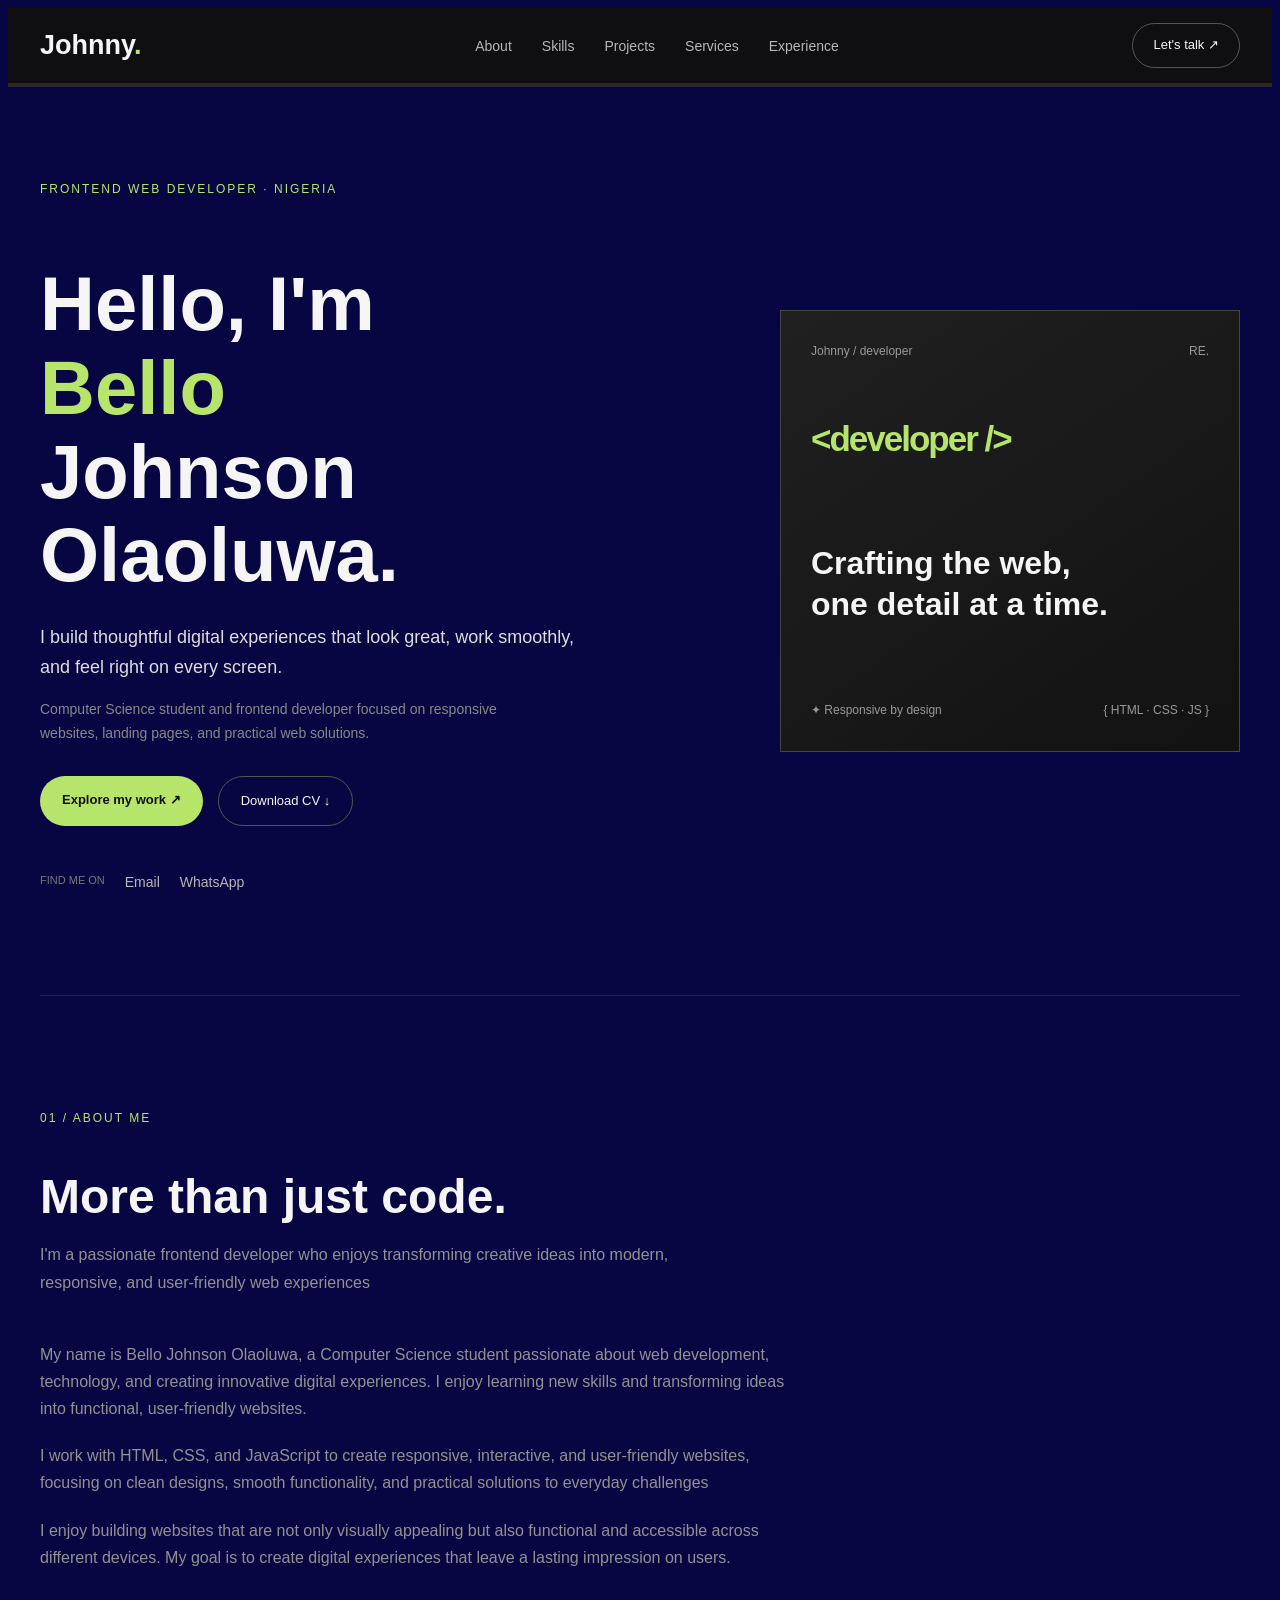
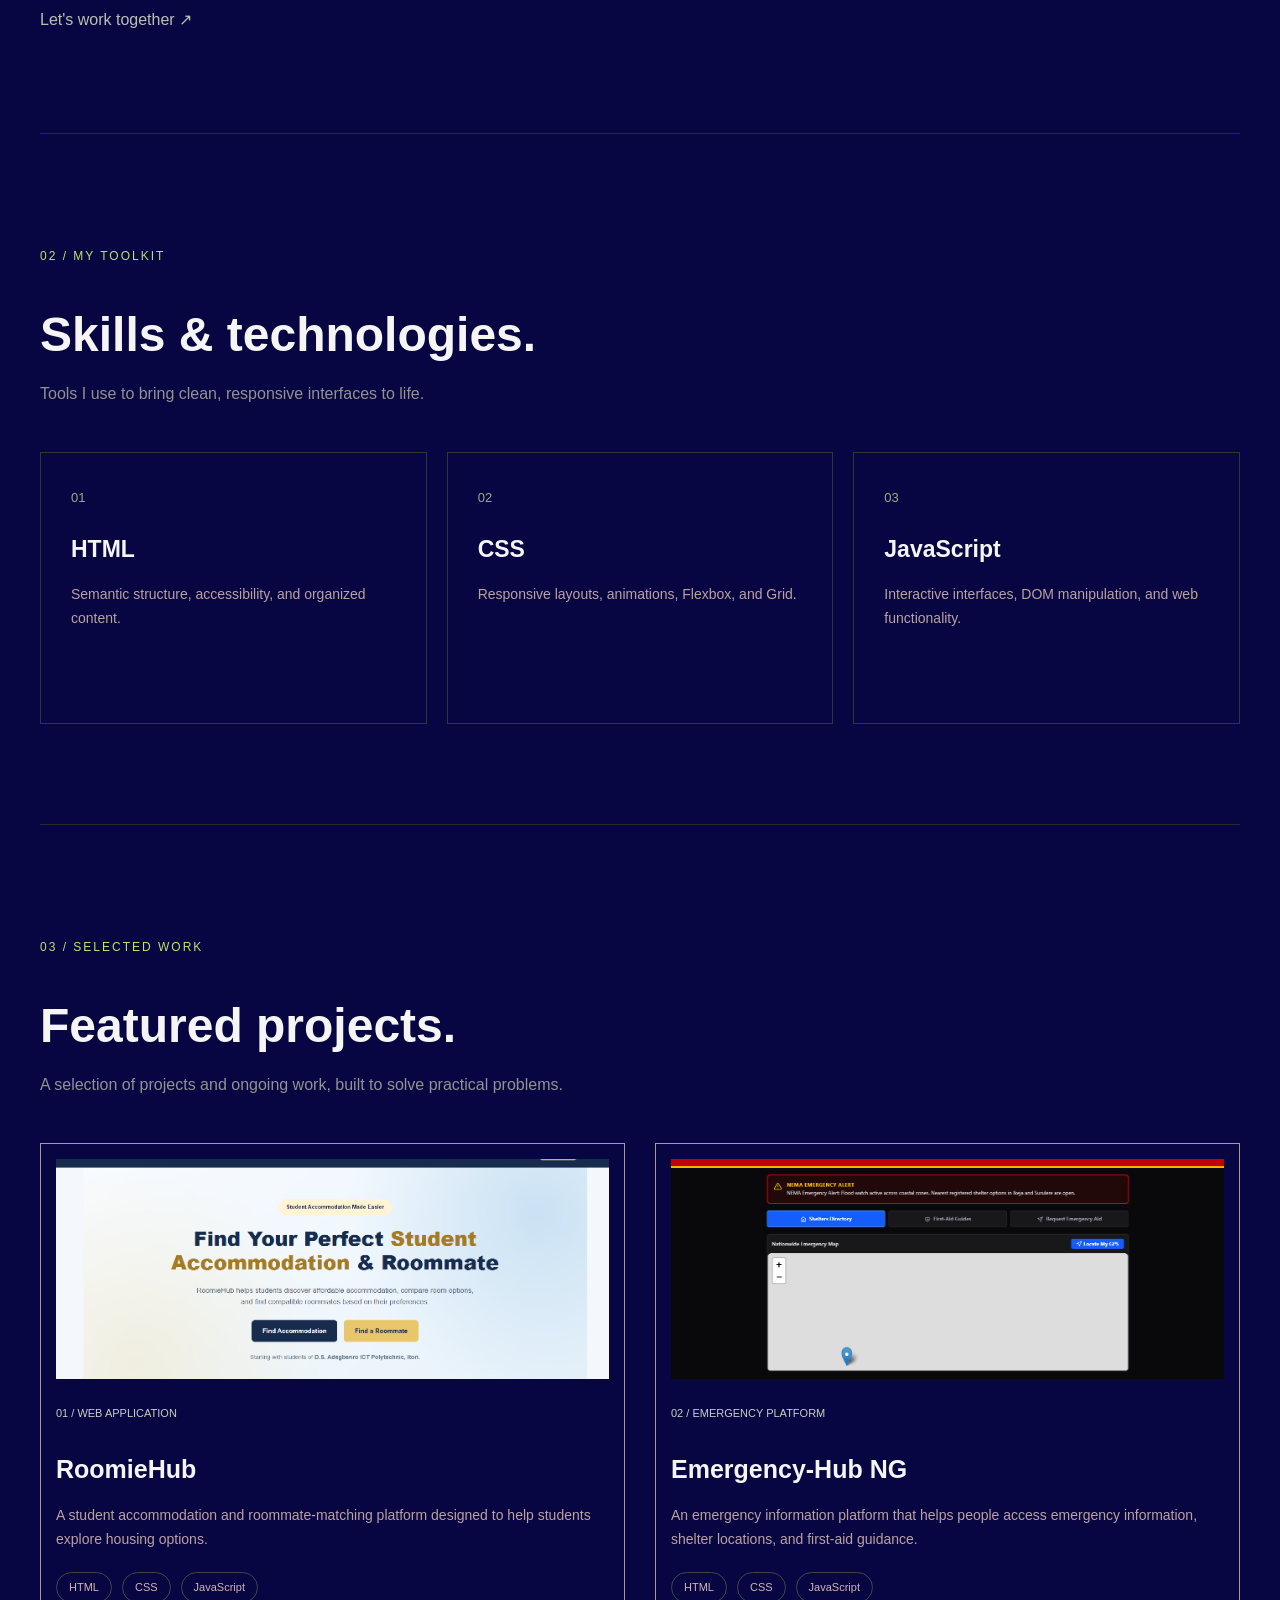
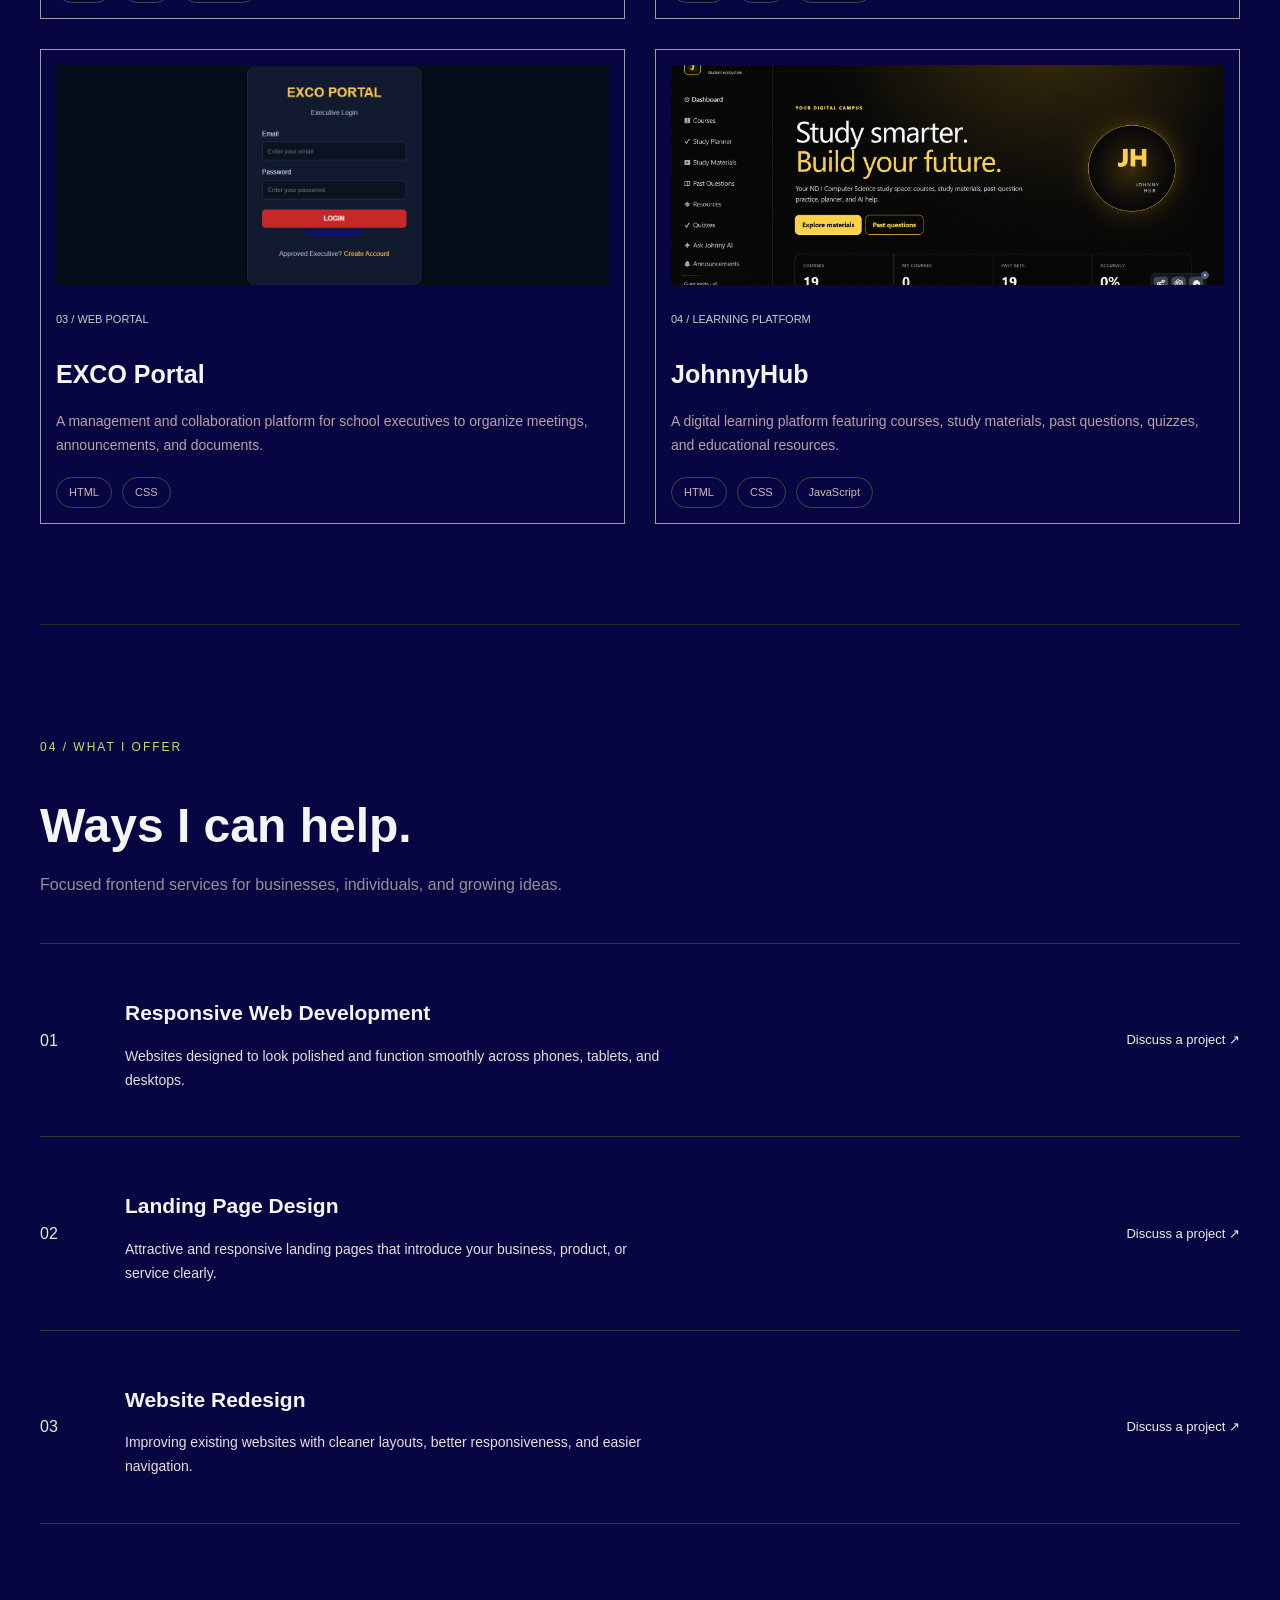
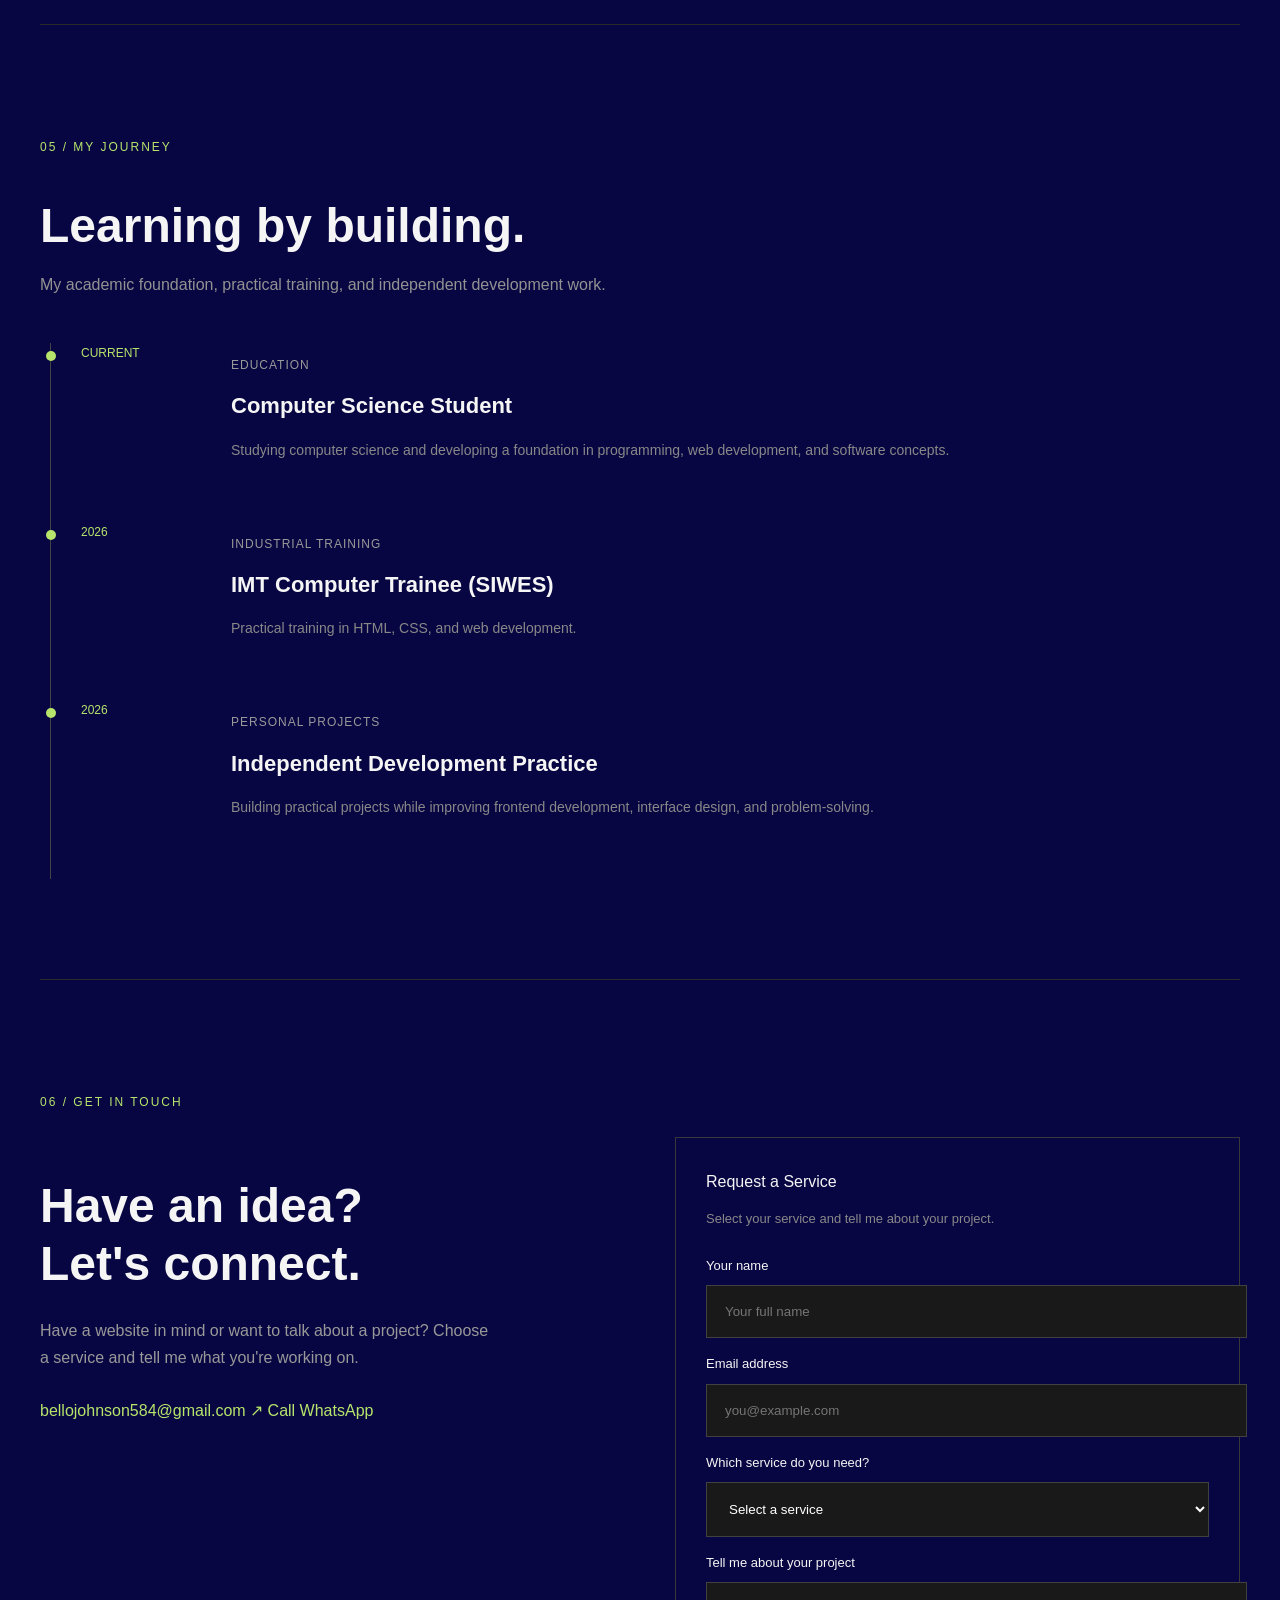
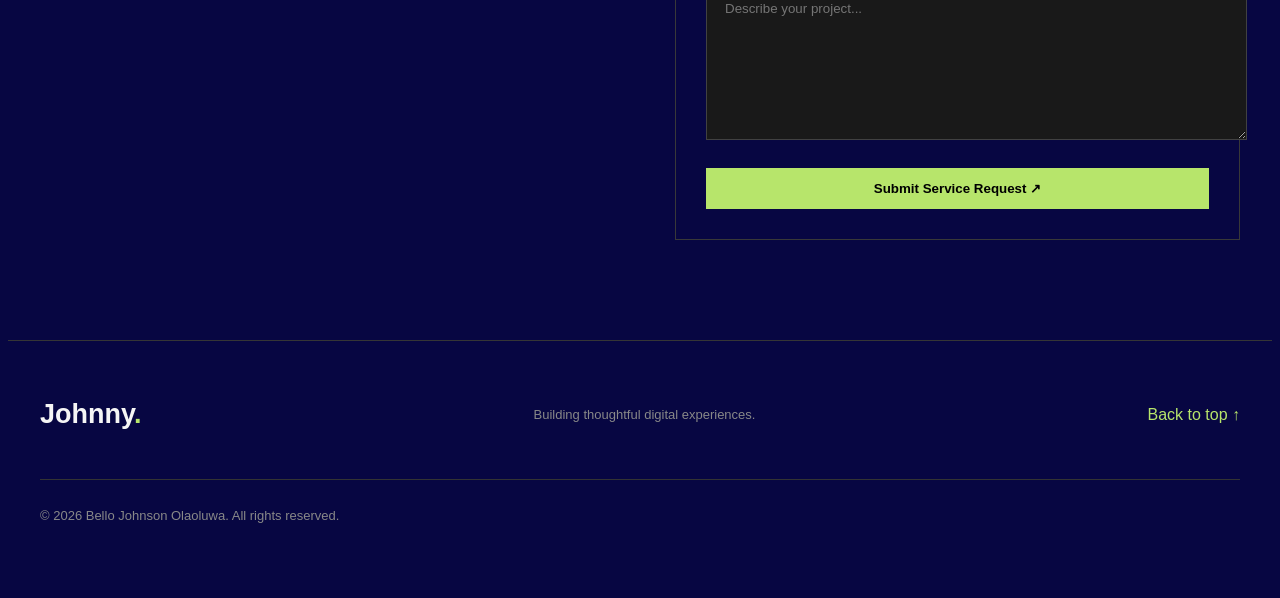
<file: Index.html>
<!DOCTYPE html>
<html lang="en">
<head>
    <meta charset="UTF-8">
    <meta name="viewport" content="width=device-width, initial-scale=1.0">
    <meta name="description" content="Bello Johnson Olaoluwa - Frontend Web Developer Portfolio">
    <title>Bello Johnson | Frontend Developer</title>

    <link rel="stylesheet" href="style.css">
</head>

<body>

    <!-- NAVIGATION BAR -->
    <header class="header">
        <nav class="navbar container">
            <a href="#" class="logo">Johnny<span>.</span></a>

            <ul class="nav-links">
                <li><a href="#about">About</a></li>
                <li><a href="#skills">Skills</a></li>
                <li><a href="#projects">Projects</a></li>
                <li><a href="#services">Services</a></li>
                <li><a href="#experience">Experience</a></li>
            </ul>

            <a href="#contact" class="nav-button">Let's talk ↗</a>
        </nav>
    </header>

    <!-- HERO SECTION -->
    <section class="hero container">

        <div class="hero-content">
            <p class="eyebrow">FRONTEND WEB DEVELOPER · NIGERIA</p>

            <h1>
                Hello, I'm <br>
                <span>Bello</span><br>
                Johnson Olaoluwa.
            </h1>

            <p class="hero-description">
                I build thoughtful digital experiences that look great,
                work smoothly, and feel right on every screen.
            </p>

            <p class="hero-subtext">
                Computer Science student and frontend developer focused
                on responsive websites, landing pages, and practical
                web solutions.
            </p>

            <div class="hero-buttons">
                <a href="#projects" class="primary-button">
                    Explore my work ↗
                </a>

                <a href="#" class="secondary-button">
                    Download CV ↓
                </a>
            </div>

            <div class="social-links">
                <span>FIND ME ON</span>
                <a href="mailto:bellojohnson584@gmail.com">Email</a>

                <a href="https://wa.me/2349022727252" target="_blank">WhatsApp</a>
            </div>
        </div>

        <div class="hero-card">
            <div class="card-top">
                <span>Johnny / developer</span>
                <span>RE.</span>
            </div>

            <div class="developer-icon">
                &lt;developer /&gt;
            </div>

            <h2>Crafting the web,<br>
                one detail at a time.</h2>

            <div class="card-bottom">
                <span>✦ Responsive by design</span>
                <span>{ HTML · CSS · JS }</span>
            </div>
        </div>

    </section>

    <!-- ABOUT SECTION -->
    <section class="section container" id="about">

        <p class="section-number">01 / ABOUT ME</p>

        <div class="section-heading">
            <h2>More than just code.</h2>

            <p>
                I'm a passionate frontend developer who enjoys transforming creative ideas into modern, responsive, and user-friendly web experiences
            </p>
        </div>

        <div class="about-content">
            <p>
                My name is Bello Johnson Olaoluwa, a Computer Science student passionate about web development, technology, and creating innovative digital experiences. I enjoy learning new skills and transforming ideas into functional, user-friendly websites.
            </p>

            <p>
                I work with HTML, CSS, and JavaScript to create responsive, interactive, and user-friendly websites, focusing on clean designs, smooth functionality, and practical solutions to everyday challenges
            </p>

            <p>
                I enjoy building websites that are not only visually appealing but also functional and accessible across different devices. My goal is to create digital experiences that leave a lasting impression on users.
            </p>

            <a href="#contact" class="text-link">
                Let's work together ↗
            </a>
        </div>

    </section>

    <!-- SKILLS SECTION -->
    <section class="section container" id="skills">

        <p class="section-number">02 / MY TOOLKIT</p>

        <div class="section-heading">
            <h2>Skills & technologies.</h2>
            <p>Tools I use to bring clean, responsive interfaces to life.</p>
        </div>

        <div class="skills-grid">

            <div class="skill-card">
                <span class="skill-number">01</span>
                <h3>HTML</h3>
                <p>Semantic structure, accessibility, and organized content.</p>
            </div>

            <div class="skill-card">
                <span class="skill-number">02</span>
                <h3>CSS</h3>
                <p>Responsive layouts, animations, Flexbox, and Grid.</p>
            </div>

            <div class="skill-card">
                <span class="skill-number">03</span>
                <h3>JavaScript</h3>
                <p>Interactive interfaces, DOM manipulation, and web functionality.</p>
            </div>

        </div>

    </section>

    <!-- PROJECTS SECTION -->
    <section class="section container" id="projects">

        <p class="section-number">03 / SELECTED WORK</p>

        <div class="section-heading">
            <h2>Featured projects.</h2>
            <p>
                A selection of projects and ongoing work, built to
                solve practical problems.
            </p>
        </div>

        <div class="projects-grid">

            <article class="project-card">
                <div class="project-image image-one">
                    
                </div>

                <p class="project-type">01 / WEB APPLICATION</p>
                <h3>RoomieHub</h3>

                <p>
                    A student accommodation and roommate-matching
                    platform designed to help students explore
                    housing options.
                </p>

                <div class="tags">
                    <span>HTML</span>
                    <span>CSS</span>
                    <span>JavaScript</span>
                </div>
            </article>

            <article class="project-card">
                <div class="project-image image-two">
                    
                </div>

                <p class="project-type">02 / EMERGENCY PLATFORM</p>
                <h3>Emergency-Hub NG</h3>

                <p>
                    An emergency information platform that helps
                    people access emergency information, shelter
                    locations, and first-aid guidance.
                </p>

                <div class="tags">
                    <span>HTML</span>
                    <span>CSS</span>
                    <span>JavaScript</span>
                </div>
            </article>

            <article class="project-card">
                <div class="project-image image-three">
                    
                </div>

                <p class="project-type">03 / WEB PORTAL</p>
                <h3>EXCO Portal</h3>

                <p>
                    A management and collaboration platform for
                    school executives to organize meetings,
                    announcements, and documents.
                </p>

                <div class="tags">
                    <span>HTML</span>
                    <span>CSS</span>
                </div>
            </article>

            <article class="project-card">
                <div class="project-image image-four">

                </div>

                <p class="project-type">04 / LEARNING PLATFORM</p>
                <h3>JohnnyHub</h3>

                <p>
                    A digital learning platform featuring courses,
                    study materials, past questions, quizzes,
                    and educational resources.
                </p>

                <div class="tags">
                    <span>HTML</span>
                    <span>CSS</span>
                    <span>JavaScript</span>
                </div>
            </article>

        </div>

    </section>

    <!-- SERVICES SECTION -->
    <section class="section container" id="services">

        <p class="section-number">04 / WHAT I OFFER</p>

        <div class="section-heading">
            <h2>Ways I can help.</h2>
            <p>
                Focused frontend services for businesses,
                individuals, and growing ideas.
            </p>
        </div>

        <div class="services-list">

            <div class="service-item">
                <span>01</span>
                <div>
                    <h3>Responsive Web Development</h3>
                    <p>
                        Websites designed to look polished and
                        function smoothly across phones, tablets,
                        and desktops.
                    </p>
                </div>
                <a href="#contact">Discuss a project ↗</a>
            </div>

            <div class="service-item">
                <span>02</span>
                <div>
                    <h3>Landing Page Design</h3>
                    <p>
                        Attractive and responsive landing pages
                        that introduce your business, product,
                        or service clearly.
                    </p>
                </div>
                <a href="#contact">Discuss a project ↗</a>
            </div>

            <div class="service-item">
                <span>03</span>
                <div>
                    <h3>Website Redesign</h3>
                    <p>
                        Improving existing websites with cleaner
                        layouts, better responsiveness, and
                        easier navigation.
                    </p>
                </div>
                <a href="#contact">Discuss a project ↗</a>
            </div>

        </div>

    </section>

    <!-- EXPERIENCE SECTION -->
    <section class="section container" id="experience">

        <p class="section-number">05 / MY JOURNEY</p>

        <div class="section-heading">
            <h2>Learning by building.</h2>
            <p>
                My academic foundation, practical training,
                and independent development work.
            </p>
        </div>

        <div class="timeline">

            <div class="timeline-item">
                <span>CURRENT</span>
                <div>
                    <p>EDUCATION</p>
                    <h3>Computer Science Student</h3>
                    <p>
                        Studying computer science and developing
                        a foundation in programming, web
                        development, and software concepts.
                    </p>
                </div>
            </div>

            <div class="timeline-item">
                <span>2026</span>
                <div>
                    <p>INDUSTRIAL TRAINING</p>
                    <h3>IMT Computer Trainee (SIWES)</h3>
                    <p>
                        Practical training in HTML, CSS,
                        and web development.
                    </p>
                </div>
            </div>

            <div class="timeline-item">
                <span>2026</span>
                <div>
                    <p>PERSONAL PROJECTS</p>
                    <h3>Independent Development Practice</h3>
                    <p>
                        Building practical projects while
                        improving frontend development,
                        interface design, and problem-solving.
                    </p>
                </div>
            </div>

        </div>

    </section>

    <!-- CONTACT SECTION -->
    <section class="section container" id="contact">

        <p class="section-number">06 / GET IN TOUCH</p>

        <div class="contact-grid">

            <div class="contact-info">
                <h2>Have an idea?<br>Let's connect.</h2>

                <p>
                    Have a website in mind or want to talk about
                    a project? Choose a service and tell me
                    what you're working on.
                </p>

                <a href="mailto:bellojohnson584@gmail.com">
                    bellojohnson584@gmail.com ↗
                    <a href="tel:+2349129360617">Call</a>

                   <a href="https://wa.me/2349022727252">WhatsApp</a>

                </a>

            </div>
            <form class="contact-form"

                <h3>Request a Service</h3>
                <p>Select your service and tell me about your project.</p>

                <label for="name">Your name</label>
                <input type="text" id="name"
                    placeholder="Your full name" required>

                <label for="email">Email address</label>
                <input type="email" id="email"
                    placeholder="you@example.com" required>

                <label for="service">Which service do you need?</label>
                <select id="service" required>
                    <option value="">Select a service</option>
                    <option>Responsive Web Development</option>
                    <option>Landing Page Design</option>
                    <option>Website Redesign</option>
                </select>

                <label for="message">Tell me about your project</label>
                <textarea id="message"
                    placeholder="Describe your project..." required></textarea>

                <button type="submit">
                    Submit Service Request ↗
                </button>

            </form>

        </div>

    </section>

    <!-- FOOTER -->
    <footer class="footer">
        <div class="container footer-content">

            <a href="#" class="logo">Johnny<span>.</span></a>

            <p>Building thoughtful digital experiences.</p>

            <a href="#">Back to top ↑</a>

            <p class="copyright">
                © 2026 Bello Johnson Olaoluwa. All rights reserved.
            </p>

        </div>
    </footer>

</body>
</html>
</file>
<file: style.css>
*/ GENERAL SETTINGS */
* {
    margin: 0;
    padding: 0;
    box-sizing: border-box;
}

html {
    scroll-behavior: smooth;
}

body {
    background: #02013ef9;
    color: #f5f5f5;
    font-family: Arial, Helvetica, sans-serif;
    line-height: 1.7;
}

a {
    text-decoration: none;
    color: inherit;
}

.container {
    width: 99%;
    max-width: 1200px;
    margin: auto;
}

/* NAVIGATION */
.header {
    border-bottom: 4px solid #292929;
    position: sticky;
    top: 0;
    background: rgba(16, 16, 16, 0.96);
    z-index: 90;
}

.navbar {
    min-height: 75px;
    display: flex;
    align-items: center;
    justify-content: space-between;
}

.logo {
    font-size: 27px;
    font-weight: bold;
}

.logo span {
    color: #b7e56b;
}

.nav-links {
    display: flex;
    list-style: none;
    gap: 30px;
}

.nav-links a,
.social-links a {
    color: #b6b6b6;
    font-size: 14px;
    transition: 0.3s;
}

.nav-links a:hover,
.social-links a:hover {
    color: #b7e56b;
}

.nav-button {
    border: 1px solid #555;
    padding: 10px 20px;
    border-radius: 30px;
    font-size: 13px;
}

/* HERO SECTION */
.hero {
    min-height: 650px;
    display: grid;
    grid-template-columns: 1.2fr 0.8fr;
    align-items: center;
    gap: 50px;
    padding-top: 80px;
    padding-bottom: 100px;
}

.eyebrow,
.section-number {
    color: #b7e56b;
    font-size: 12px;
    letter-spacing: 2px;
    margin-bottom: 25px;
}

.hero h1 {
    font-size: clamp(42px, 6vw, 76px);
    line-height: 1.1;
    margin-bottom: 25px;
}

.hero h1 span {
    color: #b7e56b;
}

.hero-description {
    font-size: 18px;
    color: #ddd;
    max-width: 550px;
    margin-bottom: 15px;
}

.hero-subtext {
    color: #888;
    max-width: 500px;
    font-size: 14px;
}

.hero-buttons {
    display: flex;
    gap: 15px;
    margin-top: 30px;
}

.primary-button,
.secondary-button {
    padding: 13px 22px;
    border-radius: 30px;
    font-size: 13px;
}

.primary-button {
    background: #b7e56b;
    color: #111;
    font-weight: bold;
}

.secondary-button {
    border: 1px solid #555;
}

.social-links {
    display: flex;
    flex-wrap: wrap;
    gap: 20px;
    margin-top: 45px;
}

.social-links span {
    color: #777;
    font-size: 11px;
}

/* HERO CARD */
.hero-card {
    min-height: 380px;
    border: 1px solid #444;
    background: linear-gradient(145deg, #202020, #121212);
    padding: 30px;
    display: flex;
    flex-direction: column;
    justify-content: space-between;
}

.card-top,
.card-bottom {
    display: flex;
    justify-content: space-between;
    gap: 10px;
    font-size: 12px;
    color: #999;
}

.developer-icon {
    color: #b7e56b;
    font-size: 35px;
    font-weight: bold;
    letter-spacing: -2px;
}

.hero-card h2 {
    font-size: 32px;
    line-height: 1.3;
}

/* GENERAL SECTIONS */
.section {
    padding-top: 100px;
    padding-bottom: 100px;
    border-top: 1px solid #292929;
}

.section-heading {
    max-width: 650px;
    margin-bottom: 45px;
}

.section-heading h2,
.contact-info h2 {
    font-size: clamp(30px, 4vw, 48px);
    line-height: 1.2;
    margin-bottom: 15px;
}

.section-heading p,
.about-content p {
    color: #929292;
}

/* ABOUT */
.about-content {
    max-width: 750px;
}

.about-content p {
    margin-bottom: 20px;
}

.text-link {
    display: inline-block;
    margin-top: 15px;
    color: #bac0b0;
}

/* SKILLS */
.skills-grid {
    display: grid;
    grid-template-columns: repeat(3, 1fr);
    gap: 20px;
}

.skill-card {
    border: 1px solid #353535;
    padding: 30px;
    min-height: 210px;
    transition: 0.3s;
}

.skill-card:hover,
.project-card:hover {
    border-color: #b8beac;
    transform: translateY(-5px);
}

.skill-number {
    color: #9daa87;
    font-size: 13px;
}

.skill-card h3 {
    margin: 20px 0 10px;
    font-size: 23px;
}

.skill-card p,
.project-card p {
    color: #bca1a1;
    font-size: 14px;
}

/* PROJECTS */
.projects-grid {
    display: grid;
    grid-template-columns: repeat(2, 1fr);
    gap: 30px;
}

.project-card {
    border: 1px solid #a49b9b;
    padding: 15px;
    transition: 0.3s;
}

.project-image {
    height: 220px;
    display: flex;
    align-items: center;
    justify-content: center;
    margin-bottom: 25px;
    font-size: 25px;
    font-weight: bold;
    letter-spacing: 2px;
    color: #cae899;
}

.image-one {
    background: url("/images/roomiehub.png") center/cover no-repeat;
}

.image-two {
    background: url("images/emergency-hub.png") center/cover no-repeat;
}

.image-three {
    background: url("images/exco-portal.png") center/cover no-repeat;
}

.image-four {
    background: url("images/JohnnyHub.png") center/cover no-repeat;
}

.project-type {
    color: #c9cfbf !important;
    font-size: 11px !important;
    margin-bottom: 10px;
}

.project-card h3 {
    font-size: 25px;
    margin-bottom: 10px;
}

.tags {
    display: flex;
    flex-wrap: wrap;
    gap: 10px;
    margin-top: 20px;
}

.tags span {
    border: 1px solid #444;
    padding: 5px 12px;
    border-radius: 20px;
    font-size: 11px;
    color: #d2b3b3;
}

/* SERVICES */
.services-list {
    border-top: 1px solid #353535;
}

.service-item {
    display: grid;
    grid-template-columns: 60px 1fr auto;
    align-items: center;
    gap: 25px;
    padding: 30px 0;
    border-bottom: 1px solid #353535;
}

.service-item > span {
    color: #e3eed5;
}

.service-item h3 {
    font-size: 21px;
    margin-bottom: 8px;
}

.service-item p {
    color: #e8dede;
    font-size: 14px;
    max-width: 550px;
}

.service-item a {
    color: #eaefe3;
    font-size: 13px;
}

/* EXPERIENCE */
.timeline {
    border-left: 1px solid #444;
    margin-left: 10px;
}

.timeline-item {
    display: grid;
    grid-template-columns: 120px 1fr;
    gap: 30px;
    padding: 0 0 45px 30px;
    position: relative;
}

.timeline-item::before {
    content: "";
    width: 10px;
    height: 10px;
    background: #b7e56b;
    border-radius: 50%;
    position: absolute;
    left: -5px;
    top: 8px;
}

.timeline-item > span {
    color: #b7e56b;
    font-size: 12px;
}

.timeline-item div > p:first-child {
    color: #999;
    font-size: 12px;
    letter-spacing: 1px;
}

.timeline-item h3 {
    font-size: 22px;
    margin: 8px 0;
}

.timeline-item div > p:last-child {
    color: #888;
    font-size: 14px;
}

/* CONTACT */
.contact-grid {
    display: grid;
    grid-template-columns: 1fr 1fr;
    gap: 70px;
}

.contact-info > p {
    color: #999;
    margin: 25px 0;
    max-width: 450px;
}

.contact-info > a {
    color: #b7e56b;
}

.contact-form {
    border: 1px solid #383838;
    padding: 30px;
}

.contact-form h3 {
    font-size: 25px;
}

.contact-form > p {
    color: #888;
    font-size: 13px;
    margin-bottom: 25px;
}

.contact-form label {
    display: block;
    font-size: 13px;
    margin: 15px 0 8px;
}

.contact-form input,
.contact-form select,
.contact-form textarea {
    width: 100%;
    background: #191919;
    border: 1px solid #414141;
    padding: 18px;
    color: white;
    outline: none;
    font-family: inherit;
}

.contact-form input:focus,
.contact-form textarea:focus,
.contact-form select:focus {
    border-color: #b7e56b;
}

.contact-form textarea {
    height: 120px;
    resize: vertical;
}

.contact-form button {
    width: 100%;
    padding: 13px;
    margin-top: 20px;
    background: #b7e56b;
    border: none;
    font-weight: bold;
    cursor: pointer;
}

/* FOOTER */
.footer {
    border-top: 1px solid #353535;
    padding: 50px 0;
}

.footer-content {
    display: flex;
    flex-wrap: wrap;
    align-items: center;
    justify-content: space-between;
    gap: 20px;
}

.footer-content p {
    color: #888;
    font-size: 13px;
}

.footer-content > a:last-of-type {
    color: #b7e56b;
}

.copyright {
    width: 100%;
    border-top: 1px solid #333;
    padding-top: 25px;
    margin-top: 20px;
}

/* MOBILE RESPONSIVENESS */
@media (max-width: 850px) {

    .nav-links {
        gap: 12px;
    }

    .nav-links a {
        font-size: 12px;
    }

    .hero {
        grid-template-columns: 1fr;
    }

    .hero-card {
        min-height: 300px;
    }

    .contact-grid {
        grid-template-columns: 1fr;
    }
}

@media (max-width: 600px) {

    .container {
        width: 90%;
    }

    .navbar {
        min-height: 70px;
        flex-wrap: wrap;
    }

    .nav-links {
        width: 100%;
        order: 3;
        overflow-x: auto;
        padding: 10px 0;
    }

    .nav-button {
        font-size: 11px;
        padding: 8px 12px;
    }

    .hero {
        padding-top: 60px;
        padding-bottom: 60px;
    }

    .hero h1 {
        font-size: 43px;
    }

    .hero-buttons {
        flex-wrap: wrap;
    }

    .skills-grid,
    .projects-grid {
        grid-template-columns: 1fr;
    }

    .section {
        padding-top: 70px;
        padding-bottom: 70px;
    }

    .service-item {
        grid-template-columns: 35px 1fr;
    }

    .service-item a {
        grid-column: 2;
    }

    .timeline-item {
        grid-template-columns: 1fr;
        gap: 10px;
    }

    .contact-form {
        padding: 20px;
    }

    .footer-content {
        flex-direction: column;
        align-items: flex-start;
    }
}
</file>
